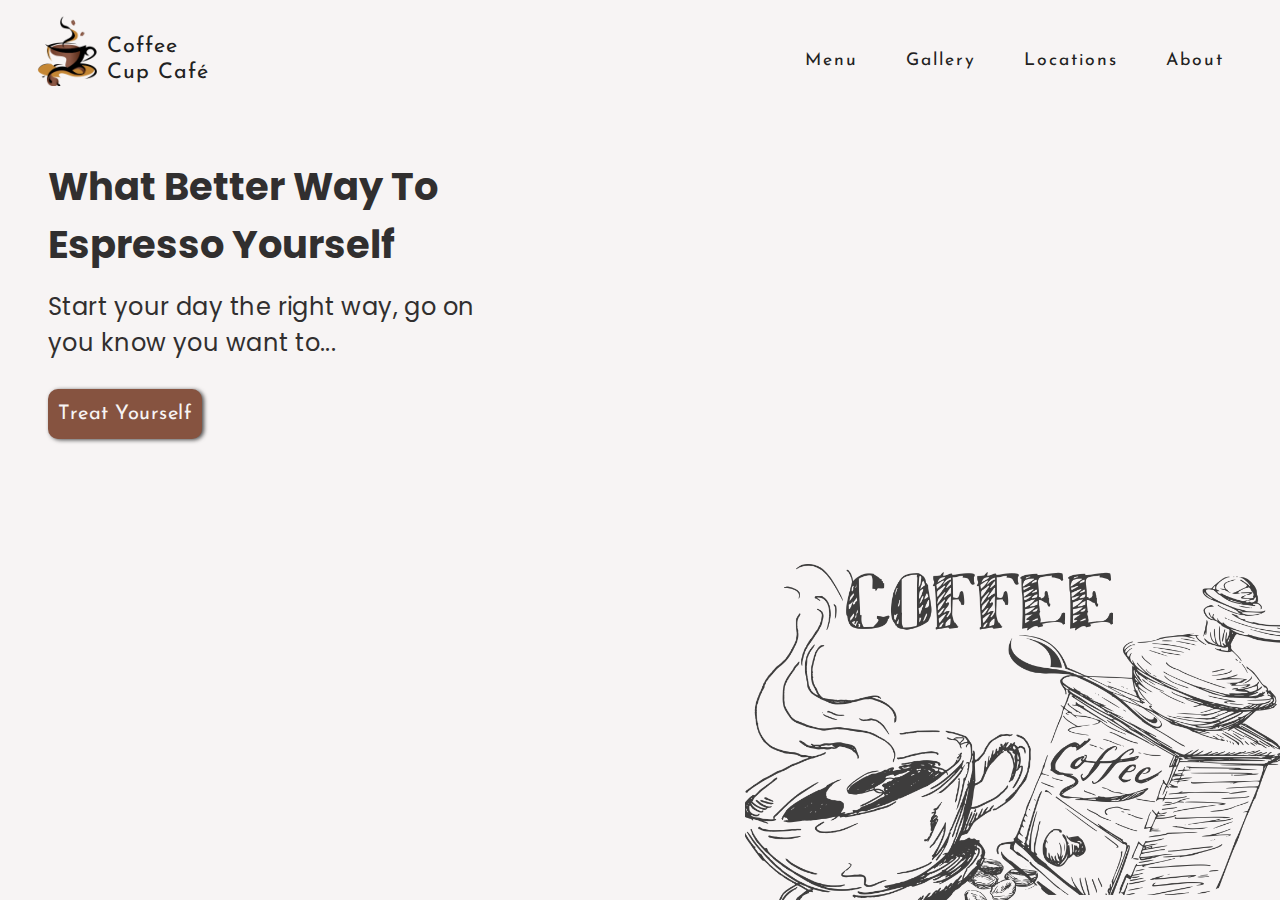
<file: index.html>
<!DOCTYPE html>
<html lang="en">
<head>
    <meta charset="UTF-8">
    <meta name="viewport" content="width=device-width, initial-scale=1.0">
    <link rel="apple-touch-icon" sizes="180x180" href="/apple-touch-icon.png">
    <link rel="icon" type="image/png" sizes="32x32" href="/favicon-32x32.png">
    <link rel="icon" type="image/png" sizes="16x16" href="/favicon-16x16.png">
    <link rel="manifest" href="/site.webmanifest">
    <link rel="mask-icon" href="/safari-pinned-tab.svg" color="#ac6c4d">
    <meta name="theme-color" content="#865340" media="(prefers-color-scheme: light)">
    <meta name="theme-color" content="#212121" media="(prefers-color-scheme: dark)">
    <meta name="description" content="Cozy little chain of café's all over the uk, serving you the most delicious coffee imaginable along with the tastiest of treats">
    <meta name="msapplication-TileColor" content="#da532c">
    <meta name="theme-color" content="#ffffff">
    <title>Coffee Cup Café | Come visit our cozy little corner of the world, serving delicious coffee and yummy treats</title>
    <link rel="preconnect" href="https://fonts.googleapis.com">
    <link rel="preconnect" href="https://fonts.gstatic.com" crossorigin>
    <link href="https://fonts.googleapis.com/css2?family=Josefin+Sans:ital,wght@0,100..700;1,100..700&family=Poppins:ital,wght@0,100;0,200;0,300;0,400;0,500;0,600;0,700;0,800;0,900;1,100;1,200;1,300;1,400;1,500;1,600;1,700;1,800;1,900&display=swap" rel="stylesheet">
    <link rel="stylesheet" href="./style.css">
    <script defer src="./script.js"></script>
</head>
<body>
    <!--Navbar / Hamburger Menu-->
    <header>
        <nav>
            <div role="link" aria-label="reloads the page" class="logo">
                <a href="./index.html">
                    <img draggable="false" src="./img/logo.webp" alt="coffee cup cafe logo">
                    <h1>Coffee Cup Café</h1>
                </a>
            </div>
            <div role="navigation" class="links">
                <ul>
                    <li><a href="./pages/menu.html">menu</a></li>
                    <li><a href="./pages/gallery.html">gallery</a></li>
                    <li><a href="./pages/locations.html">locations</a></li>
                    <li><a href="./pages/about.html">about</a></li>
                </ul>
            </div>
            <div aria-label="open the menu" role="button" class="hamburger-menu">
                <div class="bars"></div>
            </div>
        </nav>
    </header>
    <!--Main Contents-->
    <main>
        <div class="wrapper">
            <div class="contents">
                <h1>What better way to espresso yourself</h1>
                <h2>Start your day the right way, go on you know you want to...</h2>
                <div role="button" aria-label="opens the menu page" class="btn">
                    <a href="./pages/menu.html">treat yourself</a>
                </div>
            </div>
            <div class="img-container">
                <img draggable="false" src="./img/main-graphic.webp" alt="coffee cup and coffee grinder">
            </div>
        </div>
    </main>
</body>
</html>
</file>
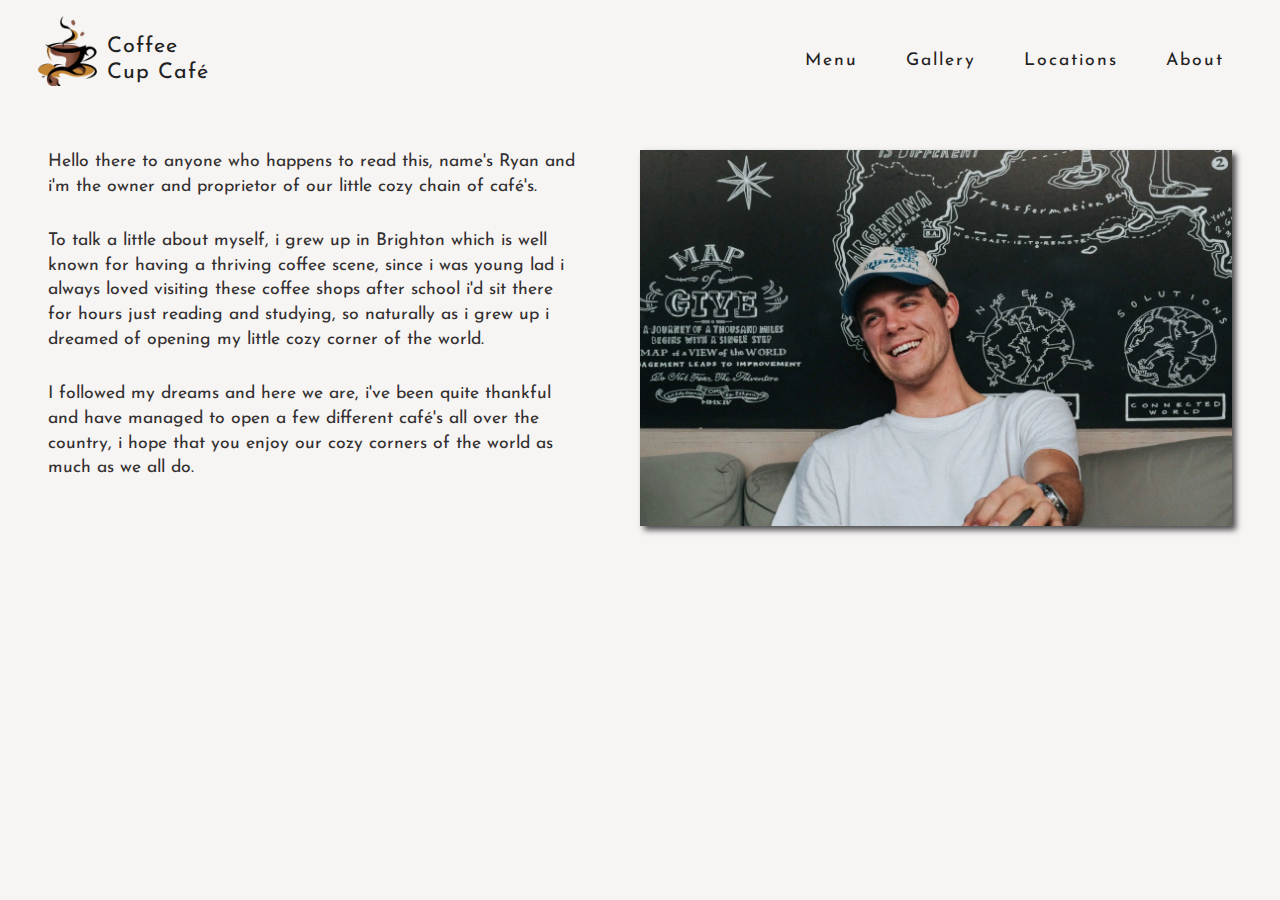
<file: pages/about.html>
<!DOCTYPE html>
<html lang="en">
<head>
    <meta charset="UTF-8">
    <meta name="viewport" content="width=device-width, initial-scale=1.0">
    <link rel="apple-touch-icon" sizes="180x180" href="/apple-touch-icon.png">
    <link rel="icon" type="image/png" sizes="32x32" href="/favicon-32x32.png">
    <link rel="icon" type="image/png" sizes="16x16" href="/favicon-16x16.png">
    <link rel="manifest" href="/site.webmanifest">
    <link rel="mask-icon" href="/safari-pinned-tab.svg" color="#ac6c4d">
    <meta name="theme-color" content="#865340" media="(prefers-color-scheme: light)">
    <meta name="theme-color" content="#212121" media="(prefers-color-scheme: dark)">
    <meta name="description" content="Cozy little chain of café's all over the uk, serving you the most delicious coffee imaginable along with the tastiest of treats">
    <meta name="msapplication-TileColor" content="#da532c">
    <meta name="theme-color" content="#ffffff">
    <title>Coffee Cup Café | Come visit our cozy little corner of the world, serving delicious coffee and yummy treats</title>
    <link rel="preconnect" href="https://fonts.googleapis.com">
    <link rel="preconnect" href="https://fonts.gstatic.com" crossorigin>
    <link href="https://fonts.googleapis.com/css2?family=Josefin+Sans:ital,wght@0,100..700;1,100..700&family=Poppins:ital,wght@0,100;0,200;0,300;0,400;0,500;0,600;0,700;0,800;0,900;1,100;1,200;1,300;1,400;1,500;1,600;1,700;1,800;1,900&display=swap" rel="stylesheet">
    <link rel="stylesheet" href="../css/about.css">
    <script defer src="../script.js"></script>
</head>
<body>
    <!--Navbar / Hamburger Menu-->
    <header>
        <nav>
            <div role="link" aria-label="link that takes you to main page" class="logo">
                <a href="../index.html">
                    <img draggable="false" src="../img/logo.webp" alt="coffee cup cafe logo">
                    <h1>Coffee Cup Café</h1>
                </a>
            </div>
            <div role="navigation" class="links">
                <ul>
                    <li><a href="./menu.html">menu</a></li>
                    <li><a href="./gallery.html">gallery</a></li>
                    <li><a href="./locations.html">locations</a></li>
                    <li><a href="./about.html">about</a></li>
                </ul>
            </div>
            <div aria-label="open the menu" role="button" class="hamburger-menu">
                <div class="bars"></div>
            </div>
        </nav>
    </header>
    <!--Main Contents-->
    <main>
        <div class="wrapper">
            <div class="grid-container">
                <div class="about">
                    <p>Hello there to anyone who happens to read this, name's Ryan and i'm the owner and proprietor of our little cozy chain of café's.</p>
                    <p>To talk a little about myself, i grew up in Brighton which is well known for having a thriving coffee scene, since i was young lad i always loved visiting these coffee shops after school i'd sit there for hours just reading and studying, so naturally as i grew up i dreamed of opening my little cozy corner of the world.</p>
                    <p>I followed my dreams and here we are, i've been quite thankful and have managed to open a few different café's all over the country, i hope that you enjoy our cozy corners of the world as much as we all do.</p>
                </div>
                <div class="img-container">
                    <img width="2392" height="1520" src="../img/about-us-profile.webp" alt="profile picture">
                </div>
            </div>
        </div>
    </main>
</body>
</html>
</file>
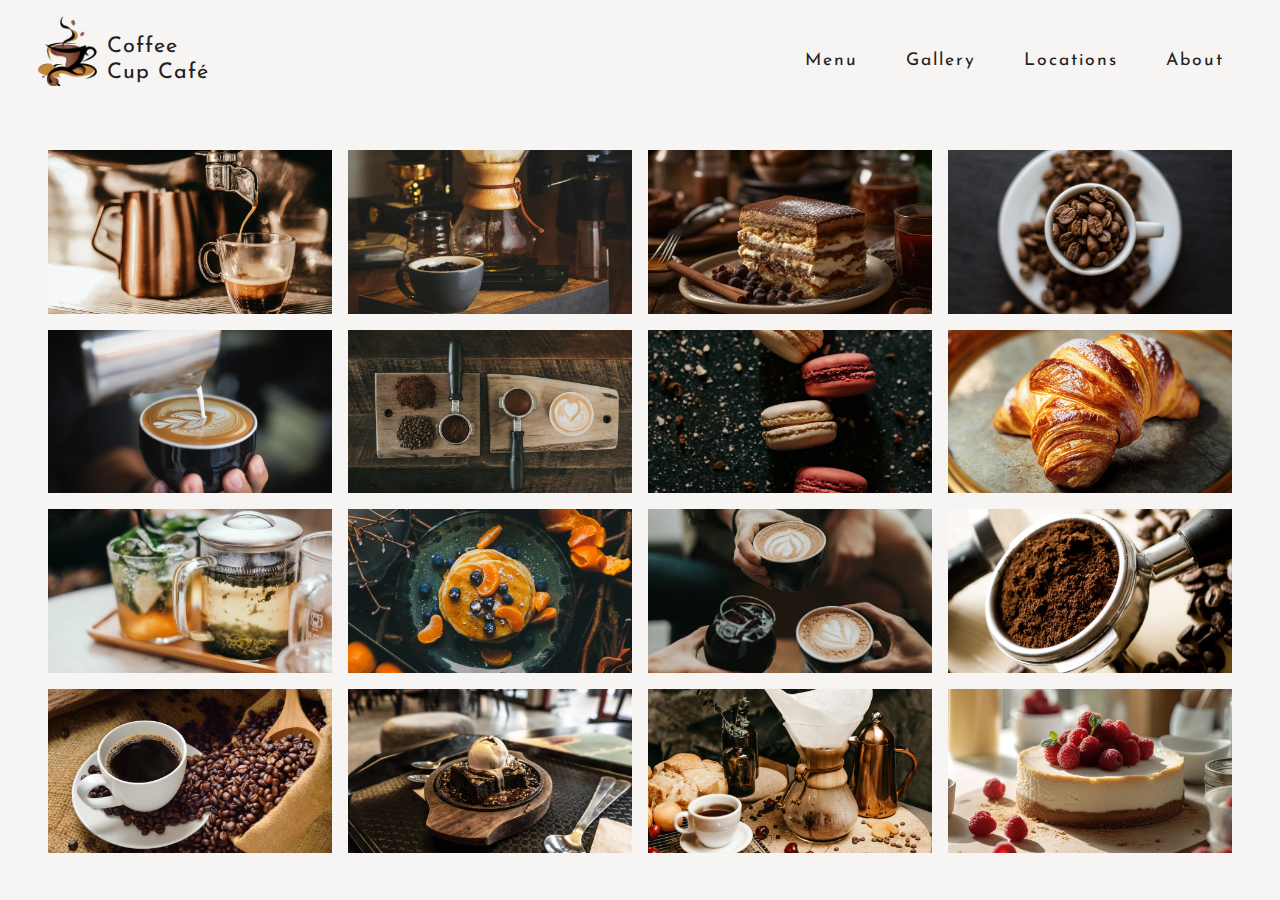
<file: pages/gallery.html>
<!DOCTYPE html>
<html lang="en">
<head>
    <meta charset="UTF-8">
    <meta name="viewport" content="width=device-width, initial-scale=1.0">
    <link rel="apple-touch-icon" sizes="180x180" href="/apple-touch-icon.png">
    <link rel="icon" type="image/png" sizes="32x32" href="/favicon-32x32.png">
    <link rel="icon" type="image/png" sizes="16x16" href="/favicon-16x16.png">
    <link rel="manifest" href="/site.webmanifest">
    <link rel="mask-icon" href="/safari-pinned-tab.svg" color="#ac6c4d">
    <meta name="theme-color" content="#865340" media="(prefers-color-scheme: light)">
    <meta name="theme-color" content="#212121" media="(prefers-color-scheme: dark)">
    <meta name="description" content="Cozy little chain of café's all over the uk, serving you the most delicious coffee imaginable along with the tastiest of treats">
    <meta name="msapplication-TileColor" content="#da532c">
    <meta name="theme-color" content="#ffffff">
    <title>Coffee Cup Café | Come visit our cozy little corner of the world, serving delicious coffee and yummy treats</title>
    <link rel="preconnect" href="https://fonts.googleapis.com">
    <link rel="preconnect" href="https://fonts.gstatic.com" crossorigin>
    <link href="https://fonts.googleapis.com/css2?family=Josefin+Sans:ital,wght@0,100..700;1,100..700&family=Poppins:ital,wght@0,100;0,200;0,300;0,400;0,500;0,600;0,700;0,800;0,900;1,100;1,200;1,300;1,400;1,500;1,600;1,700;1,800;1,900&display=swap" rel="stylesheet">
    <link rel="stylesheet" href="../css/gallery.css">
    <script defer src="../script.js"></script>
</head>
<body>
    <!--Navbar / Hamburger Menu-->
    <header>
        <nav>
            <div role="link" aria-label="link that takes you to main page" class="logo">
                <a href="../index.html">
                    <img draggable="false" src="../img/logo.webp" alt="coffee cup cafe logo">
                    <h1>Coffee Cup Café</h1>
                </a>
            </div>
            <div role="navigation" class="links">
                <ul>
                    <li><a href="./menu.html">menu</a></li>
                    <li><a href="./gallery.html">gallery</a></li>
                    <li><a href="./locations.html">locations</a></li>
                    <li><a href="./about.html">about</a></li>
                </ul>
            </div>
            <div aria-label="open the menu" role="button" class="hamburger-menu">
                <div class="bars"></div>
            </div>
        </nav>
    </header>
    <!--Main Contents-->
    <main>
        <div class="wrapper">
            <div class="gallery">
                <!--IMG #1-->
                <div class="img-container">
                    <img width="1920" height="1080" loading="lazy" draggable="false" src="../img/gallery-1.webp" alt="coffee machine">
                </div>
                <!--IMG #2-->
                <div class="img-container">
                    <img width="1920" height="1080" loading="lazy" draggable="false" src="../img/gallery-2.webp" alt="coffee being filtered">
                </div>
                <!--IMG #3-->
                <div class="img-container">
                    <img width="1920" height="1080" loading="lazy" draggable="false" src="../img/gallery-3.webp" alt="tiramisu slice">
                </div>
                <!--IMG #4-->
                <div class="img-container">
                    <img width="1920" height="1080" loading="lazy" draggable="false" src="../img/gallery-4.webp" alt="epsresso cup with coffee beans">
                </div>
                <!--IMG #5-->
                <div class="img-container">
                    <img width="1920" height="1080" loading="lazy" draggable="false" src="../img/gallery-5.webp" alt="coffee art">
                </div>
                <!--IMG #6-->
                <div class="img-container">
                    <img width="1920" height="1080" loading="lazy" draggable="false" src="../img/gallery-6.webp" alt="board with different coffee types">
                </div>
                <!--IMG #7-->
                <div class="img-container">
                    <img width="1920" height="1080" loading="lazy" draggable="false" src="../img/gallery-7.webp" alt="macaroons">
                </div>
                <!--IMG #8-->
                <div class="img-container">
                    <img loading="lazy" draggable="false" src="../img/gallery-8.webp" alt="two stacked crossaints">
                </div>
                <!--IMG #9-->
                <div class="img-container">
                    <img width="1920" height="1080" loading="lazy" draggable="false" src="../img/gallery-9.webp" alt="mint tea infusion">
                </div>
                <!--IMG #10-->
                <div class="img-container">
                    <img width="1920" height="1080" loading="lazy" draggable="false" src="../img/gallery-10.webp" alt="blueberry and orange pancakes ">
                </div>
                <!--IMG #11-->
                <div class="img-container">
                    <img width="1920" height="1080" loading="lazy" draggable="false" src="../img/gallery-11.webp" alt="three friends with drinks">
                </div>
                <!--IMG #12-->
                <div class="img-container">
                    <img width="1920" height="1080" loading="lazy" draggable="false" src="../img/gallery-12.webp" alt="powdered coffee">
                </div>
                <!--IMG #13-->
                <div class="img-container">
                    <img width="1920" height="1080" loading="lazy" draggable="false" src="../img/gallery-13.webp" alt="coffee beans spilling on cup">
                </div>
                <!--IMG #14-->
                <div class="img-container">
                    <img width="1920" height="1080" loading="lazy" draggable="false" src="../img/gallery-14.webp" alt="brownies with icecream">
                </div>
                <!--IMG #15-->
                <div class="img-container">
                    <img width="1920" height="1080" loading="lazy" draggable="false" src="../img/gallery-15.webp" alt="coffee pots with cup of coffee and bread">
                </div>
                <!--IMG #16-->
                <div class="img-container">
                    <img width="1920" height="1080" loading="lazy" draggable="false" src="../img/gallery-16.webp" alt="strawberry cheesecake">
                </div>
            </div>
        </div>
    </main>
</body>
</html>
</file>
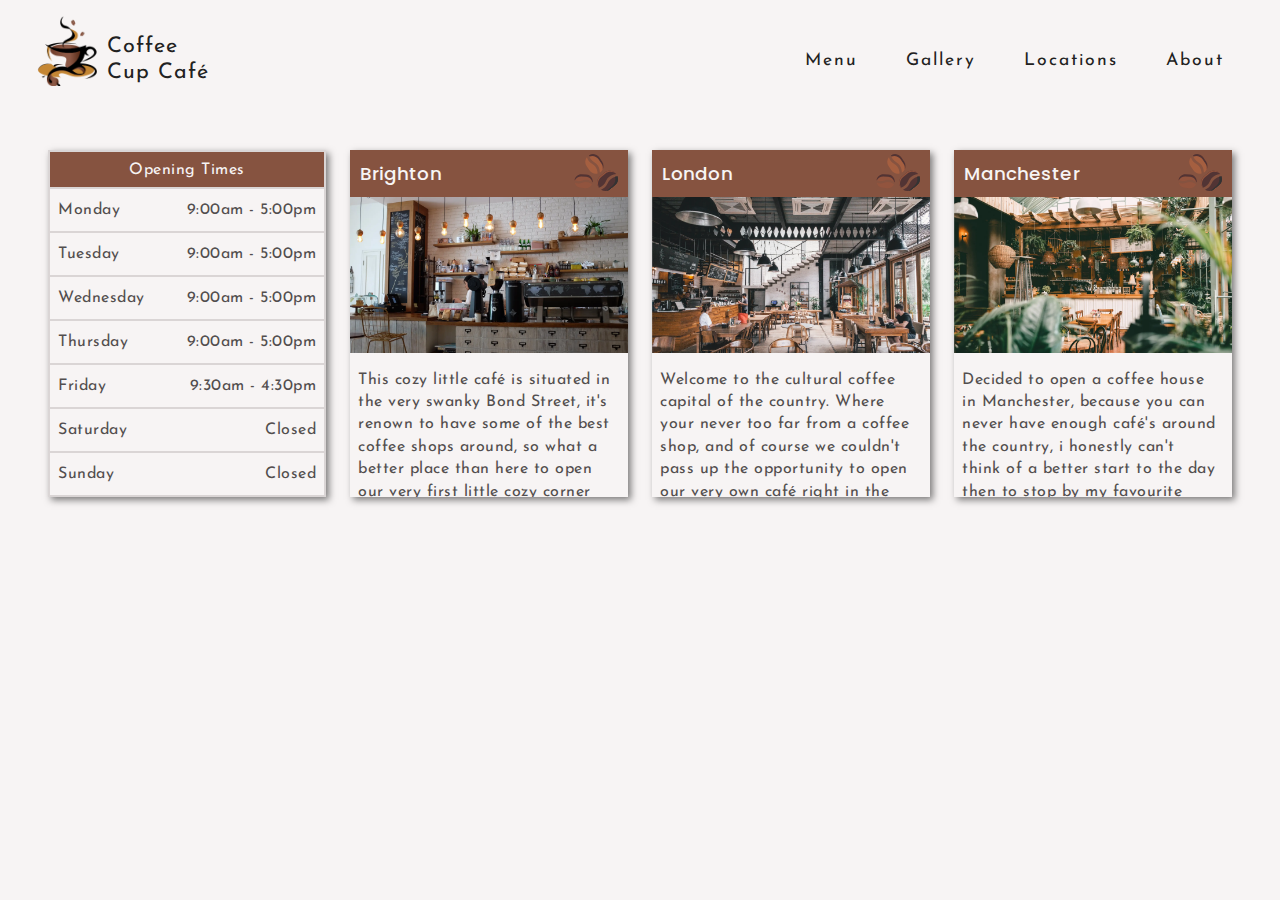
<file: pages/locations.html>
<!DOCTYPE html>
<html lang="en">
<head>
    <meta charset="UTF-8">
    <meta name="viewport" content="width=device-width, initial-scale=1.0">
    <link rel="apple-touch-icon" sizes="180x180" href="/apple-touch-icon.png">
    <link rel="icon" type="image/png" sizes="32x32" href="/favicon-32x32.png">
    <link rel="icon" type="image/png" sizes="16x16" href="/favicon-16x16.png">
    <link rel="manifest" href="/site.webmanifest">
    <link rel="mask-icon" href="/safari-pinned-tab.svg" color="#ac6c4d">
    <meta name="theme-color" content="#865340" media="(prefers-color-scheme: light)">
    <meta name="theme-color" content="#212121" media="(prefers-color-scheme: dark)">
    <meta name="description" content="Cozy little chain of café's all over the uk, serving you the most delicious coffee imaginable along with the tastiest of treats">
    <meta name="msapplication-TileColor" content="#da532c">
    <meta name="theme-color" content="#ffffff">
    <title>Coffee Cup Café | Come visit our cozy little corner of the world, serving delicious coffee and yummy treats</title>
    <link rel="preconnect" href="https://fonts.googleapis.com">
    <link rel="preconnect" href="https://fonts.gstatic.com" crossorigin>
    <link href="https://fonts.googleapis.com/css2?family=Josefin+Sans:ital,wght@0,100..700;1,100..700&family=Poppins:ital,wght@0,100;0,200;0,300;0,400;0,500;0,600;0,700;0,800;0,900;1,100;1,200;1,300;1,400;1,500;1,600;1,700;1,800;1,900&display=swap" rel="stylesheet">
    <link rel="stylesheet" href="../css/locations.css">
    <script defer src="../script.js"></script>
</head>
<body>
    <!--Navbar / Hamburger Menu-->
    <header>
        <nav>
            <div role="link" aria-label="link that takes you to main page" class="logo">
                <a href="../index.html">
                    <img draggable="false" src="../img/logo.webp" alt="coffee cup cafe logo">
                    <h1>Coffee Cup Café</h1>
                </a>
            </div>
            <div role="navigation" class="links">
                <ul>
                    <li><a href="./menu.html">menu</a></li>
                    <li><a href="./gallery.html">gallery</a></li>
                    <li><a href="./locations.html">locations</a></li>
                    <li><a href="./about.html">about</a></li>
                </ul>
            </div>
            <div aria-label="open the menu" role="button" class="hamburger-menu">
                <div class="bars"></div>
            </div>
        </nav>
    </header>
    <!--Main Contents-->
    <main>
        <div class="wrapper">
            <div class="locations-container">
                <div class="opening-times">
                    <table>
                        <thead>
                            <tr>
                                <th id="opening_times" colspan="2">Opening Times</th>
                            </tr>
                        </thead>
                        <tbody>
                            <tr>
                                <td headers="opening_times">Monday</td>
                                <td headers="opening_times">9:00am - 5:00pm</td>
                            </tr>
                            <tr>
                                <td headers="opening_times">Tuesday</td>
                                <td headers="opening_times">9:00am - 5:00pm</td>
                            </tr>
                            <tr>
                                <td headers="opening_times">Wednesday</td>
                                <td headers="opening_times">9:00am - 5:00pm</td>
                            </tr>
                            <tr>
                                <td headers="opening_times">Thursday</td>
                                <td headers="opening_times">9:00am - 5:00pm</td>
                            </tr>
                            <tr>
                                <td headers="opening_times">Friday</td>
                                <td headers="opening_times">9:30am - 4:30pm</td>
                            </tr>
                            <tr>
                                <td headers="opening_times">Saturday</td>
                                <td headers="opening_times">Closed</td>
                            </tr>
                            <tr>
                                <td headers="opening_times">Sunday</td>
                                <td headers="opening_times">Closed</td>
                            </tr>
                        </tbody>
                    </table>
                </div>
                <div class="location">
                    <div class="header">
                        <h2>brighton</h2>
                        <img src="../img/coffee_beans.svg" alt="">
                    </div>
                    <div class="info">
                        <img draggable="false" src="../img/brighton.webp" alt="Brighton cafe">
                        <p>This cozy little café is situated in the very swanky Bond Street, it's renown to have some of the best coffee shops around, so what a better place than here to open our very first little cozy corner of the world.</p>
                        <p>We offer delicious food and drink and our staff are incredibly friendly and helpful, so why not drop by and see how we hold up against the competition, we hope you love our café and has much as we do.</p>
                    </div>
                </div>
                <div class="location">
                    <div class="header">
                        <h2>london</h2>
                        <img src="../img/coffee_beans.svg" alt="">
                    </div>
                    <div class="info">
                        <img draggable="false" src="../img/london.webp" alt="London cafe">
                        <p>Welcome to the cultural coffee capital of the country. Where your never too far from a coffee shop, and of course we couldn't pass up the opportunity to open our very own café right in the heart of London.</p>
                        <p>Situated in Oxford Street, Westend. We boast a grandious two floors and incredibly spacious seating areas, no matter how busy we are our incredible staff are efficient and very passionate about their jobs, so you will never have to wait to long for your favourite beverage or drinks, so come on in and soak in the beautiful scenery.</p>
                        <p>If your interested we are very close to many a theatre, stop on by and come grab something to eat or drink before you set out to watch your the very talented surrounding theatre productions.</p>
                    </div>
                </div>
                <div class="location">
                    <div class="header">
                        <h2>manchester</h2>
                        <img src="../img/coffee_beans.svg" alt="">
                    </div>
                    <div class="info">
                        <img draggable="false" src="../img/manchester.webp" alt="Manchester cafe">
                        <p>Decided to open a coffee house in Manchester, because you can never have enough café's around the country, i honestly can't think of a better start to the day then to stop by my favourite coffee house for a nice brew before you start work.</p>
                        <p>Our little cozy place is located in Oxford Road, it's filled with lots of swanky little café's, including ours. Our cafe is filled with lots of lovely plants situated all around, we wanted to create a lovely atmosphere.</p>
                    </div>
                </div>
            </div>
        </div>
    </main>
</body>
</html>
</file>
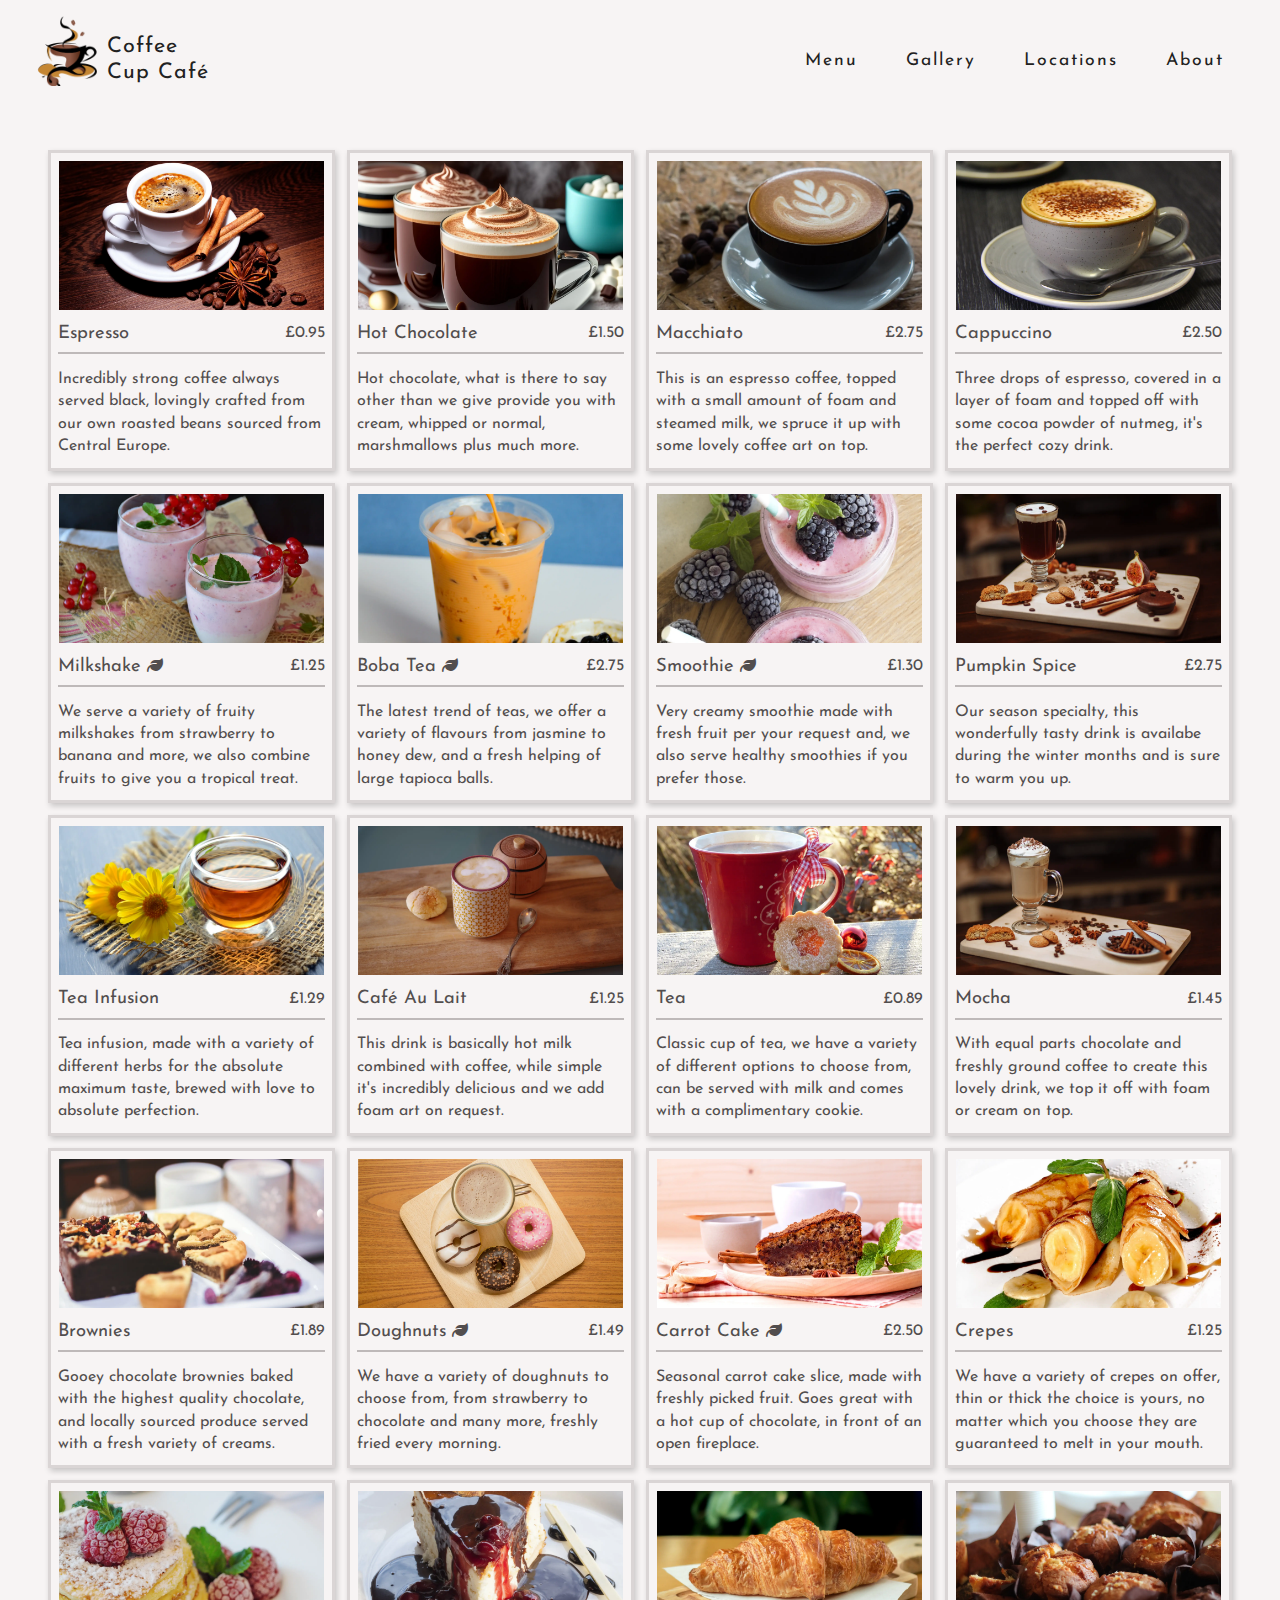
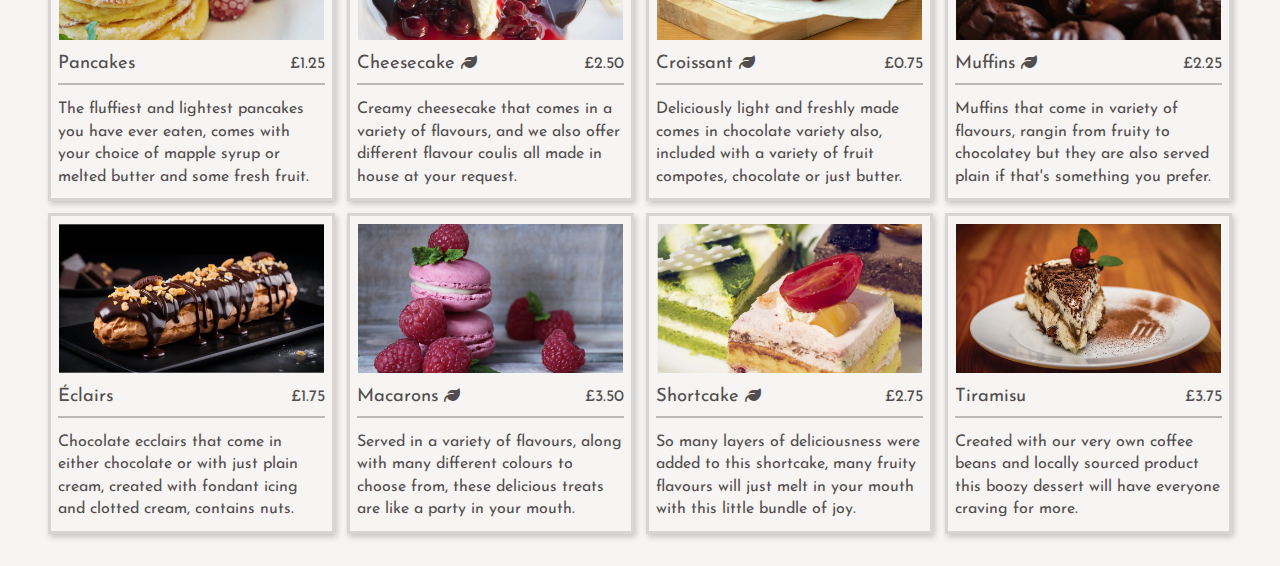
<file: pages/menu.html>
<!DOCTYPE html>
<html lang="en">
<head>
    <meta charset="UTF-8">
    <meta name="viewport" content="width=device-width, initial-scale=1.0">
    <link rel="apple-touch-icon" sizes="180x180" href="/apple-touch-icon.png">
    <link rel="icon" type="image/png" sizes="32x32" href="/favicon-32x32.png">
    <link rel="icon" type="image/png" sizes="16x16" href="/favicon-16x16.png">
    <link rel="manifest" href="/site.webmanifest">
    <link rel="mask-icon" href="/safari-pinned-tab.svg" color="#ac6c4d">
    <meta name="theme-color" content="#865340" media="(prefers-color-scheme: light)">
    <meta name="theme-color" content="#212121" media="(prefers-color-scheme: dark)">
    <meta name="description" content="Cozy little chain of café's all over the uk, serving you the most delicious coffee imaginable along with the tastiest of treats">
    <meta name="msapplication-TileColor" content="#da532c">
    <meta name="theme-color" content="#ffffff">
    <title>Coffee Cup Café | Come visit our cozy little corner of the world, serving delicious coffee and yummy treats</title>
    <link rel="preconnect" href="https://fonts.googleapis.com">
    <link rel="preconnect" href="https://fonts.gstatic.com" crossorigin>
    <link href="https://fonts.googleapis.com/css2?family=Josefin+Sans:ital,wght@0,100..700;1,100..700&family=Poppins:ital,wght@0,100;0,200;0,300;0,400;0,500;0,600;0,700;0,800;0,900;1,100;1,200;1,300;1,400;1,500;1,600;1,700;1,800;1,900&display=swap" rel="stylesheet">
    <link rel="stylesheet" href="../css/menu.css"><link rel="stylesheet" href="https://cdnjs.cloudflare.com/ajax/libs/font-awesome/6.7.2/css/all.min.css" integrity="sha512-Evv84Mr4kqVGRNSgIGL/F/aIDqQb7xQ2vcrdIwxfjThSH8CSR7PBEakCr51Ck+w+/U6swU2Im1vVX0SVk9ABhg==" crossorigin="anonymous" referrerpolicy="no-referrer"/>
    <script defer src="../script.js"></script>
</head>
<body>
    <!--Navbar / Hamburger Menu-->
    <header>
        <nav>
            <div role="link" aria-label="link that takes you to main page" class="logo">
                <a href="../index.html">
                    <img draggable="false" src="../img/logo.webp" alt="coffee cup cafe logo">
                    <h1>Coffee Cup Café</h1>
                </a>
            </div>
            <div role="navigation" class="links">
                <ul>
                    <li><a href="./menu.html">menu</a></li>
                    <li><a href="./gallery.html">gallery</a></li>
                    <li><a href="./locations.html">locations</a></li>
                    <li><a href="./about.html">about</a></li>
                </ul>
            </div>
            <div aria-label="open the menu" role="button" class="hamburger-menu">
                <div class="bars"></div>
            </div>
        </nav>
    </header>
    <!--Main Contents-->
    <main>
        <div class="wrapper">
            <div class="grid-container">
                <!--Espresso-->
                <div class="card">
                    <img width="1920" height="1080" loading="lazy" draggable="false" src="../img/espresso.webp" alt="espresso">
                    <div class="information">
                        <h2>espresso</h2>
                        <p>£0.95</p>
                    </div>
                    <div class="about">
                        <p>Incredibly strong coffee always served black, lovingly crafted from our own roasted beans sourced from Central Europe.</p>
                    </div>
                </div>
                <!--Hot Chocolate-->
                <div class="card">
                    <img width="1920" height="1080" loading="lazy" draggable="false" src="../img/hot chocolate.webp" alt="hot chocolate">
                    <div class="information">
                        <h2>hot chocolate</h2>
                        <p>£1.50</p>
                    </div>
                    <div class="about">
                        <p>Hot chocolate, what is there to say other than we give provide you with cream, whipped or normal, marshmallows plus much more.</p>
                    </div>
                </div>
                <!--Macchiato-->
                <div class="card">
                    <img width="1920" height="1080" loading="lazy" draggable="false" src="../img/macchiato.webp" alt="macchiato">
                    <div class="information">
                        <h2>macchiato</h2>
                        <p>£2.75</p>
                    </div>
                    <div class="about">
                        <p>This is an espresso coffee, topped with a small amount of foam and steamed milk, we spruce it up with some lovely coffee art on top.</p>
                    </div>
                </div>
                <!--Cappucino-->
                <div class="card">
                    <img width="1920" height="1080" loading="lazy" draggable="false" src="../img/cappuccino.webp" alt="cappuccino">
                    <div class="information">
                        <h2>cappuccino</h2>
                        <p>£2.50</p>
                    </div>
                    <div class="about">
                        <p>Three drops of espresso, covered in a layer of foam and topped off with some cocoa powder of nutmeg, it's the perfect cozy drink.</p>
                    </div>
                </div>
                <!--Milkshake-->
                <div class="card">
                    <img width="1920" height="1080" loading="lazy" draggable="false" src="../img/milkshake.webp" alt="milkshake">
                    <div class="information">
                        <h2>milkshake <i class="fa-solid fa-leaf"></i></h2>
                        <p>£1.25</p>
                    </div>
                    <div class="about">
                        <p>We serve a variety of fruity milkshakes from strawberry to banana and more, we also combine fruits to give you a tropical treat.</p>
                    </div>
                </div>
                <!--Boba Tea-->
                <div class="card">
                    <img width="1920" height="1080" loading="lazy" draggable="false" src="../img/boba.webp" alt="boba tea">
                    <div class="information">
                        <h2>boba tea <i class="fa-solid fa-leaf"></i></h2>
                        <p>£2.75</p>
                    </div>
                    <div class="about">
                        <p>The latest trend of teas, we offer a variety of flavours from jasmine to honey dew, and a fresh helping of large tapioca balls.</p>
                    </div>
                </div>
                <!--Smoothie-->
                <div class="card">
                    <img width="1920" height="1080" loading="lazy" draggable="false" src="../img/smoothie.webp" alt="smoothie">
                    <div class="information">
                        <h2>smoothie <i class="fa-solid fa-leaf"></i></h2>
                        <p>£1.30</p>
                    </div>
                    <div class="about">
                        <p>Very creamy smoothie made with fresh fruit per your request and, we also serve healthy smoothies if you prefer those.</p>
                    </div>
                </div>
                <!--Pumpkin Spice Latte-->
                <div class="card">
                    <img width="1920" height="1080" loading="lazy" draggable="false" src="../img/pumpkin_spice_latte.webp" alt="pumpkin spice">
                    <div class="information">
                        <h2>pumpkin spice</h2>
                        <p>£2.75</p>
                    </div>
                    <div class="about">
                        <p>Our season specialty, this wonderfully tasty drink is availabe during the winter months and is sure to warm you up.</p>
                    </div>
                </div>
                <!--Tea Infusion-->
                <div class="card">
                    <img width="1920" height="1080" loading="lazy" draggable="false" src="../img/tea_infusion.webp" alt="tea infusion">
                    <div class="information">
                        <h2>tea infusion</h2>
                        <p>£1.29</p>
                    </div>
                    <div class="about">
                        <p>Tea infusion, made with a variety of different herbs for the absolute maximum taste, brewed with love to absolute  perfection.</p>
                    </div>
                </div>
                <!--Café au Lait-->
                <div class="card">
                    <img width="1920" height="1080" loading="lazy" draggable="false" src="../img/café _au_lait.webp" alt="café au lait">
                    <div class="information">
                        <h2>café  au lait</h2>
                        <p>£1.25</p>
                    </div>
                    <div class="about">
                        <p>This drink is basically hot milk combined with coffee, while simple it's incredibly delicious and we add foam art on request.</p>
                    </div>
                </div>
                <!--Tea-->
                <div class="card">
                    <img width="1920" height="1080" loading="lazy" draggable="false" src="../img/tea.webp" alt="cup of tea">
                    <div class="information">
                        <h2>tea</h2>
                        <p>£0.89</p>
                    </div>
                    <div class="about">
                        <p>Classic cup of tea, we have a variety of different options to choose from, can be served with milk and comes with a complimentary cookie.</p>
                    </div>
                </div>
                <!--Mocha-->
                <div class="card">
                    <img width="1920" height="1080" loading="lazy" draggable="false" src="../img/mocha.webp" alt="mocha">
                    <div class="information">
                        <h2>mocha</h2>
                        <p>£1.45</p>
                    </div>
                    <div class="about">
                        <p>With equal parts chocolate and freshly ground coffee to create this lovely drink, we top it off with foam or cream on top.</p>
                    </div>
                </div>
                <!--Brownies-->
                <div class="card">
                    <img width="1920" height="1080" loading="lazy" draggable="false" src="../img/brownie.webp" alt="brownies">
                    <div class="information">
                        <h2>brownies</h2>
                        <p>£1.89</p>
                    </div>
                    <div class="about">
                        <p>Gooey chocolate brownies baked with the highest quality chocolate, and locally sourced produce served with a fresh variety of creams.</p>
                    </div>
                </div>
                <!--Doughnuts-->
                <div class="card">
                    <img width="1920" height="1080" loading="lazy" draggable="false" src="../img/doughnuts.webp" alt="doughnuts">
                    <div class="information">
                        <h2>doughnuts <i class="fa-solid fa-leaf"></i></h2>
                        <p>£1.49</p>
                    </div>
                    <div class="about">
                        <p>We have a variety of doughnuts to choose from, from strawberry to chocolate and many more, freshly fried every morning.</p>
                    </div>
                </div>
                <!--Carrot Cake-->
                <div class="card">
                    <img width="1920" height="1080" loading="lazy" draggable="false" src="../img/carrot_cake.webp" alt="carrot cake">
                    <div class="information">
                        <h2>carrot cake <i class="fa-solid fa-leaf"></i></h2>
                        <p>£2.50</p>
                    </div>
                    <div class="about">
                        <p>Seasonal carrot cake slice, made with freshly picked fruit. Goes great with a hot cup of chocolate, in front of an open fireplace.</p>
                    </div>
                </div>
                <!--Crepes-->
                <div class="card">
                    <img width="1920" height="1080" loading="lazy" draggable="false" src="../img/crepes.webp" alt="crepes">
                    <div class="information">
                        <h2>crepes</h2>
                        <p>£1.25</p>
                    </div>
                    <div class="about">
                        <p>We have a variety of crepes on offer, thin or thick the choice is yours, no matter which you choose they are guaranteed to melt in your mouth.</p>
                    </div>
                </div>
                <!--Pancakes-->
                <div class="card">
                    <img width="1920" height="1080" loading="lazy" draggable="false" src="../img/pancakes.webp" alt="pancakes">
                    <div class="information">
                        <h2>pancakes</h2>
                        <p>£1.25</p>
                    </div>
                    <div class="about">
                        <p>The fluffiest and lightest pancakes you have ever eaten, comes with your choice of mapple syrup or melted butter and some fresh fruit.</p>
                    </div>
                </div>
                <!--Cheesecake-->
                <div class="card">
                    <img width="1920" height="1080" loading="lazy" draggable="false" src="../img/cheesecake.webp" alt="cheesecake">
                    <div class="information">
                        <h2>cheesecake <i class="fa-solid fa-leaf"></i></h2>
                        <p>£2.50</p>
                    </div>
                    <div class="about">
                        <p>Creamy cheesecake that comes in a variety of flavours, and we also offer different flavour coulis all made in house at your request.</p>
                    </div>
                </div>
                <!--Croissant-->
                <div class="card">
                    <img width="1920" height="1080" loading="lazy" draggable="false" src="../img/croissant.webp" alt="croissant">
                    <div class="information">
                        <h2>croissant <i class="fa-solid fa-leaf"></i></h2>
                        <p>£0.75</p>
                    </div>
                    <div class="about">
                        <p>Deliciously light and freshly made comes in chocolate variety also, included with a variety of fruit compotes, chocolate or just butter.</p>
                    </div>
                </div>
                <!--Muffin-->
                <div class="card">
                    <img width="1920" height="1080" loading="lazy" draggable="false" src="../img/muffins.webp" alt="muffins">
                    <div class="information">
                        <h2>muffins <i class="fa-solid fa-leaf"></i></h2>
                        <p>£2.25</p>
                    </div>
                    <div class="about">
                        <p>Muffins that come in variety of flavours, rangin from fruity to chocolatey but they are also served plain if that's something you prefer.</p>
                    </div>
                </div>
                <!--Éclair-->
                <div class="card">
                    <img width="1920" height="1080" loading="lazy" draggable="false" src="../img/eclair.webp" alt="eclair">
                    <div class="information">
                        <h2>éclairs</h2>
                        <p>£1.75</p>
                    </div>
                    <div class="about">
                        <p>Chocolate ecclairs that come in either chocolate or with just plain cream, created with fondant icing and clotted cream, contains nuts.</p>
                    </div>
                </div>
                <!--Macarons-->
                <div class="card">
                    <img width="1920" height="1080" loading="lazy" draggable="false" src="../img/macarons.webp" alt="macarons">
                    <div class="information">
                        <h2>macarons <i class="fa-solid fa-leaf"></i></h2>
                        <p>£3.50</p>
                    </div>
                    <div class="about">
                        <p>Served in a variety of flavours, along with many different colours to choose from, these delicious treats are like a party in your mouth.</p>
                    </div>
                </div>
                <!--Shortcake-->
                <div class="card">
                    <img width="1920" height="1080" loading="lazy" draggable="false" src="../img/shortcake.webp" alt="shortcake">
                    <div class="information">
                        <h2>shortcake <i class="fa-solid fa-leaf"></i></h2>
                        <p>£2.75</p>
                    </div>
                    <div class="about">
                        <p>So many layers of deliciousness were added to this shortcake, many fruity flavours will just melt in your mouth with this little bundle of joy.</p>
                    </div>
                </div>
                <!--Tiramisu-->
                 <div class="card">
                    <img width="1920" height="1080" loading="lazy" draggable="false" src="../img/tiramisu.webp" alt="tiramisu">
                    <div class="information">
                        <h2>tiramisu</h2>
                        <p>£3.75</p>
                    </div>
                    <div class="about">
                        <p>Created with our very own coffee beans and locally sourced product this boozy dessert will have everyone craving for more.</p>
                    </div>
                </div>
            </div>
        </div>
    </main>
</body>
</html>
</file>
<file: style.css>
* {
    margin: 0;
    padding: 0;
    box-sizing: border-box;
}
:root {
    --clr-white: #f7f4f4;
    --clr-offWhite: #dad5d5;
    --clr-blk: #212121;
    --clr-grey: #312f2f;
    --clr-lightGrey: #4a4848;
    --clr-brwn: #b27526;
    --clr-darkBrown: #865340;
}
::selection {
    color: var(--clr-white);
    background-color: var(--clr-darkBrown);
}
body {
    width: 100%;
    height: 100vh;
    background: var(--clr-white);
    font-family: 'Josefin Sans', sans-serif;
    cursor: default;
}
/*Navbar*/
nav {
    display: flex;
    align-items: center;
    justify-content: space-between;
    padding: 1rem;
    max-width: 90rem;
}
.logo a {
    text-decoration: none;
}
.logo a:visited {
    color: var(--clr-blk);
}
.logo img {
    color: var(--clr-grey);
    width: 70px;
    height: auto;
    margin-left: 1rem;
}
.logo h1 {
    display: inline-block;
    position: relative;
    bottom: .5rem;
    color: var(--clr-blk);
    width: 40%;
    font-size: clamp(1.2rem, 3vw, 1.35rem);
    letter-spacing: 1px;
    line-height: 1.2;
    font-weight: 400;
}
.links ul {
    display: flex;
    justify-content: center;
}
.links ul li {
    text-transform: capitalize;
    letter-spacing: 2px;
    list-style: none;
    margin: .75rem 2.5rem 0 .5rem;
    font-size: clamp(1rem, 3vw, 1.1rem);
}
.links ul li a {
    text-decoration: none;
    color: var(--clr-blk);
    transition: 250ms ease-in-out;
    -webkit-tap-highlight-color: transparent;
}
.links ul li a:hover {
    color: var(--clr-brwn);
}
.hamburger-menu {
    display: none;
    align-items: center;
    justify-content: center;
    position: absolute;
    top: 3.5rem;
    right: 3rem;
    width: 1.2rem;
    background-color: transparent;
    -webkit-tap-highlight-color: transparent;
    z-index: 1;
}
.bars {
    position: relative;
    height: 2.5px;
    width: 100%;
    border-radius: 5px;
    background-color: var(--clr-grey);
}
.bars::before,
.bars::after {
    content: '';
    position: absolute;
    height: 100%;
    width: 100%;
    border-radius: 5px;
    background-color: var(--clr-grey);
    transition: 300ms;
}
.bars::before {
    transform: translateY(-8px);
}
.bars::after {
    transform: translateY(8px);
}
nav.active .hamburger-menu .bars {
    background-color: transparent;
}
nav.active .hamburger-menu .bars::before {
    transform: translateY(0) rotate(-45deg);
}
nav.active .hamburger-menu .bars::after {
    transform: translateY(0) rotate(45deg);
}
/*Main Contents*/
.wrapper {
    display: flex;
    align-items: center;
    justify-content: flex-start;
    margin: 3rem 0 0 3rem;
    max-width: 90rem;
    color: var(--clr-grey);
}
.contents h1 {
    width: 75%;
    font-family: 'Poppins', sans-serif;
    font-size: clamp(1.5rem, 3vw, 2.5rem);
    line-height: 1.5;
    text-transform: capitalize;
}
.contents h2 {
    width: 60%;
    margin-top: 1rem;
    font-family: 'Poppins', sans-serif;
    font-weight: 400;
    font-size: clamp(1.25rem, 3vw, 1.5rem);
    line-height: 1.5;
    letter-spacing: .45px;
}
.btn {
    display: inline-block;
    margin-top: 1.75rem;
    background: var(--clr-darkBrown);
    box-shadow: 2px 1px 4px rgba(0, 0, 0, .7);
    padding: 10px 5px;
    border-radius: 10px;
    transition: ease-in-out 250ms;
}
.btn a {
    color: var(--clr-white);
    text-align: center;
    text-decoration: none;
    text-transform: capitalize;
    letter-spacing: .5px;
    font-size: clamp(1rem, 3vw, 1.25rem);
    font-weight: 400;
    padding: 10px 5px;
    line-height: 1.5;
    -webkit-tap-highlight-color: transparent;
}
.btn:hover {
    background-color: var(--clr-lightGrey);
}
.btn a:visited {
    color: var(--clr-white);
}
.img-container img {
    position: absolute;
    bottom: 0;
    right: 0;
    max-width: 535px;
    opacity: 75%;
    color: var(--clr-grey);
}
/*Media Query's*/
@media screen and (max-width: 876px) {
    body {
        overflow: hidden;
    }
    nav.active .links {
        transform: translate(0);
    }
    .links {
        display: flex;
        align-items: center;
        justify-content: center;
        position: fixed;
        inset: 0;
        background-color: var(--clr-white);
        transform: translateX(100%);
        transition: 350ms;
        z-index: 1;
    }
    nav ul {
        flex-direction: column;
    }
    nav ul li {
        position: relative;
        bottom: .5rem;
        padding-top: 1.75rem;
    }
    .links ul li a {
        color: var(--clr-blk);
    }
    .hamburger-menu {
        display: flex;
    }
    .wrapper {
        margin: 1rem 0 0 2rem;
    }
    .contents h1,
    .contents h2 {
        width: 90%;
    }
    .btn:hover {
        background-color: none;
    }
}
@media screen and (max-width: 725px) {
    .img-container img {
        max-width: 450px;
    }
}
@media screen and (max-width: 445px) {
    .contents h1 {
        width: 85%;
    }
    .contents h2 {
        width: 85%;
    }
    .img-container img {
        max-width: 350px;
    }
}
@media screen and (max-width: 345px) {
    .img-container img {
        max-width: 300px;
    }
}
@media screen and (max-width: 1180px) and (orientation: landscape) {
    nav.active .links {
        transform: translate(0);
    }
    .links {
        display: flex;
        align-items: center;
        justify-content: center;
        position: fixed;
        inset: 0;
        background-color: var(--clr-white);
        transform: translateX(100%);
        transition: 350ms;
        z-index: 1;
    }
    nav ul {
        flex-direction: column;
    }
    nav ul li {
        position: relative;
        bottom: .5rem;
        padding-top: 1.75rem;
    }
    .links ul li a {
        color: var(--clr-blk);
    }
    .hamburger-menu {
        display: flex;
    }
    .wrapper {
        margin: 0 0 0 3rem;
    }
    .contents h1 {
        font-size: clamp(1rem, 3vw, 1rem);
    }
    .contents h2 {
        font-size: clamp(1rem, 3vw, 1rem);
    }
    .contents h1,
    .contents h2 {
        width: 55%;
    }
    .img-container img {
        max-width: 375px;
    }
}
@media screen and (max-width: 655px) and (orientation: landscape) {
    .contents .btn {
        margin-top: 1rem;
    }
}
/*Dark Mode*/
@media screen and (prefers-color-scheme: dark) {
    body {
        background: var(--clr-blk);
    }
    .wrapper,
    .logo a:visited,
    .logo img,
    .logo h1,
    .links ul li a {
        color: var(--clr-offWhite);
    }
    .btn {
        background: var(--clr-lightGrey);
        box-shadow: none;
    }
    .btn a {
        color: var(--clr-offWhite);
    }
    .btn:hover {
        background: var(--clr-darkBrown);
    }
    .img-container img {
        color: var(--clr-blk);
        filter: invert(1);
    }
}
@media screen and (max-width: 1180px) and (prefers-color-scheme: dark) {
    .logo h1 {
        color: var(--clr-offWhite);
    }
    .logo a:visited {
        color: var(--clr-offWhite);
    }
    .links {
        color: var(--clr-offWhite);
        background-color: var(--clr-blk);
    }
    .links ul li a {
        color: var(--clr-offWhite);
    }
    .bars,
    .bars::before,
    .bars::after {
        background-color: var(--clr-offWhite);
    }
}
</file>
<file: css/about.css>
* {
    margin: 0;
    padding: 0;
    box-sizing: border-box;
}
:root {
    --clr-white: #f7f4f4;
    --clr-offWhite: #dad5d5;
    --clr-blk: #212121;
    --clr-grey: #312f2f;
    --clr-brwn: #b27526;
    --clr-darkBrown: #865340;
}
::selection {
    color: var(--clr-white);
    background-color: var(--clr-darkBrown);
}
body {
    width: 100%;
    height: 100vh;
    background: var(--clr-white);
    font-family: 'Josefin Sans', sans-serif;
    cursor: default;
}
/*Navbar*/
nav {
    display: flex;
    align-items: center;
    justify-content: space-between;
    padding: 1rem;
    max-width: 90rem;
}
.logo a {
    text-decoration: none;
}
.logo a:visited {
    color: var(--clr-blk);
}
.logo img {
    color: var(--clr-grey);
    width: 70px;
    height: auto;
    margin-left: 1rem;
}
.logo h1 {
    display: inline-block;
    position: relative;
    bottom: .5rem;
    color: var(--clr-blk);
    width: 40%;
    font-size: clamp(1.2rem, 3vw, 1.35rem);
    letter-spacing: 1px;
    line-height: 1.2;
    font-weight: 400;
}
.links ul {
    display: flex;
    justify-content: center;
}
.links ul li {
    text-transform: capitalize;
    letter-spacing: 2px;
    list-style: none;
    margin: .75rem 2.5rem 0 .5rem;
    font-size: clamp(1rem, 3vw, 1.1rem);
}
.links ul li a {
    text-decoration: none;
    color: var(--clr-blk);
    transition: 250ms ease-in-out;
    -webkit-tap-highlight-color: transparent;
}
.links ul li a:hover {
    color: var(--clr-brwn);
}
.hamburger-menu {
    display: none;
    align-items: center;
    justify-content: center;
    position: absolute;
    top: 3.5rem;
    right: 3rem;
    width: 1.2rem;
    background-color: transparent;
    -webkit-tap-highlight-color: transparent;
    z-index: 1;
}
.bars {
    position: relative;
    height: 2.5px;
    width: 100%;
    border-radius: 5px;
    background-color: var(--clr-grey);
}
.bars::before,
.bars::after {
    content: '';
    position: absolute;
    height: 100%;
    width: 100%;
    border-radius: 5px;
    background-color: var(--clr-grey);
    transition: 300ms;
}
.bars::before {
    transform: translateY(-8px);
}
.bars::after {
    transform: translateY(8px);
}
nav.active .hamburger-menu .bars {
    background-color: transparent;
}
nav.active .hamburger-menu .bars::before {
    transform: translateY(0) rotate(-45deg);
}
nav.active .hamburger-menu .bars::after {
    transform: translateY(0) rotate(45deg);
}
/*Main Contents*/
.wrapper {
    margin: 2.5rem 3rem;
    max-width: 90rem;
    color: var(--clr-grey);
}
.grid-container {
    display: grid;
    grid-template-columns: repeat(2 , 1fr);
}
.about {
    display: flex;
    align-items: center;
    justify-content: flex-start;
    flex-direction: column;
    width: 90%;
}
.about p {
    margin-bottom: 30px;
    font-size: clamp(1rem, 3vw, 1.1rem);
    line-height: 1.4;
}
.img-container img {
    height: auto;
    width: 100%;
    box-shadow: 4px 4px 6px rgba(0, 0, 0, .7);
}
/*Media Query's*/
@media screen and (max-width: 876px) {
    .wrapper {
        padding-bottom: 2rem;
    }
    .no-scroll {
        position: fixed;
        overflow-y: hidden;
    }
    nav.active .links {
        transform: translate(0);
    }
    .links {
        display: flex;
        align-items: center;
        justify-content: center;
        position: fixed;
        inset: 0;
        background-color: var(--clr-white);
        transform: translateX(100%);
        transition: 350ms;
        z-index: 1;
    }
    nav ul {
        flex-direction: column;
    }
    nav ul li {
        position: relative;
        bottom: .5rem;
        padding-top: 1.75rem;
    }
    .links ul li a {
        color: var(--clr-blk);
    }
    .hamburger-menu {
        display: flex;
    }
    .grid-container {
        grid-template-columns: repeat(1, 1fr);
    }
    .about {
        width: 100%;
    }
}
@media screen and (max-width: 1180px) and (orientation: landscape) {
    .wrapper {
        padding-bottom: 2rem;
    }
    .no-scroll {
        position: fixed;
        overflow-y: hidden;
    }
    nav.active .links {
        transform: translate(0);
    }
    .links {
        display: flex;
        align-items: center;
        justify-content: center;
        position: fixed;
        inset: 0;
        background-color: var(--clr-white);
        transform: translateX(100%);
        transition: 350ms;
        z-index: 1;
    }
    nav ul {
        flex-direction: column;
    }
    nav ul li {
        position: relative;
        bottom: .5rem;
        padding-top: 1.75rem;
    }
    .links ul li a {
        color: var(--clr-blk);
    }
    .hamburger-menu {
        display: flex;
    }
    .grid-container {
        grid-template-columns: repeat(1, 1fr);
    }
    .about {
        width: 100%;
    }
}
/*Dark Mode*/
@media screen and (prefers-color-scheme: dark) {
    body {
        background: var(--clr-blk);
    }
    .wrapper,
    .logo a:visited,
    .logo img,
    .logo h1,
    .links ul li a {
        color: var(--clr-offWhite);
    }
    .about p {
        color: var(--clr-offWhite);
    }
    .img-container img {
        color: var(--clr-offWhite);
        box-shadow: none;
    }
}
@media screen and (max-width: 1180px) and (prefers-color-scheme: dark) {
    .logo h1 {
        color: var(--clr-offWhite);
    }
    .logo a:visited {
        color: var(--clr-offWhite);
    }
    .links {
        color: var(--clr-offWhite);
        background-color: var(--clr-blk);
    }
    .links ul li a {
        color: var(--clr-offWhite);
    }
    .bars,
    .bars::before,
    .bars::after {
        background-color: var(--clr-offWhite);
    }
}
</file>
<file: css/gallery.css>
* {
    margin: 0;
    padding: 0;
    box-sizing: border-box;
}
:root {
    --clr-white: #f7f4f4;
    --clr-offWhite: #dad5d5;
    --clr-blk: #212121;
    --clr-grey: #312f2f;
    --clr-brwn: #b27526;
    --clr-darkBrown: #865340;
}
::selection {
    color: var(--clr-white);
    background-color: var(--clr-darkBrown);
}
::-webkit-scrollbar {
    width: 7px;
}
::-webkit-scrollbar-track {
    background: transparent;
}
::-webkit-scrollbar-thumb {
    background-color: var(--clr-darkBrown);
    border-radius: 20px;
    border: transparent;
}
body {
    width: 100%;
    height: 100vh;
    background: var(--clr-white);
    font-family: 'Josefin Sans', sans-serif;
    cursor: default;
}
/*Navbar*/
nav {
    display: flex;
    align-items: center;
    justify-content: space-between;
    padding: 1rem;
    max-width: 90rem;
}
.logo a {
    text-decoration: none;
}
.logo a:visited {
    color: var(--clr-blk);
}
.logo img {
    color: var(--clr-grey);
    width: 70px;
    height: auto;
    margin-left: 1rem;
}
.logo h1 {
    display: inline-block;
    position: relative;
    bottom: .5rem;
    color: var(--clr-blk);
    width: 40%;
    font-size: clamp(1.2rem, 3vw, 1.35rem);
    letter-spacing: 1px;
    line-height: 1.2;
    font-weight: 400;
}
.links ul {
    display: flex;
    justify-content: center;
}
.links ul li {
    text-transform: capitalize;
    letter-spacing: 2px;
    list-style: none;
    margin: .75rem 2.5rem 0 .5rem;
    font-size: clamp(1rem, 3vw, 1.1rem);
}
.links ul li a {
    text-decoration: none;
    color: var(--clr-blk);
    transition: 250ms ease-in-out;
    -webkit-tap-highlight-color: transparent;
}
.links ul li a:hover {
    color: var(--clr-brwn);
}
.hamburger-menu {
    display: none;
    align-items: center;
    justify-content: center;
    position: absolute;
    top: 3.5rem;
    right: 3rem;
    width: 1.2rem;
    background-color: transparent;
    -webkit-tap-highlight-color: transparent;
    z-index: 1;
}
.bars {
    position: relative;
    height: 2.5px;
    width: 100%;
    border-radius: 5px;
    background-color: var(--clr-grey);
}
.bars::before,
.bars::after {
    content: '';
    position: absolute;
    height: 100%;
    width: 100%;
    border-radius: 5px;
    background-color: var(--clr-grey);
    transition: 300ms;
}
.bars::before {
    transform: translateY(-8px);
}
.bars::after {
    transform: translateY(8px);
}
nav.active .hamburger-menu .bars {
    background-color: transparent;
}
nav.active .hamburger-menu .bars::before {
    transform: translateY(0) rotate(-45deg);
}
nav.active .hamburger-menu .bars::after {
    transform: translateY(0) rotate(45deg);
}
/*Main Contents*/
.wrapper {
    margin: 2.5rem 3rem;
    max-width: 90rem;
    padding-bottom: 2rem;
}
.gallery {
    display: grid;
    grid-template-columns: repeat(4, 1fr);
    gap: 1rem;
}
.gallery .img-container {
    overflow: hidden;
}
.gallery img {
    width: 100%;
    height: 100%;
    box-shadow: 2px 2px 5px rgba(0, 0, 0, .7);
    object-fit: cover;
    object-position: center;
    transition: 350ms ease-in-out all;
    cursor: pointer;
}
.gallery img:hover {
    transform: rotate(-5deg) scale(1.2);
}
/*Media Query's*/
@media screen and (max-width: 876px) {
    .no-scroll {
        position: fixed;
        overflow-y: hidden;
    }
    nav.active .links {
        transform: translate(0);
    }
    .links {
        display: flex;
        align-items: center;
        justify-content: center;
        position: fixed;
        inset: 0;
        background-color: var(--clr-white);
        transform: translateX(100%);
        transition: 350ms;
        z-index: 1;
    }
    nav ul {
        flex-direction: column;
    }
    nav ul li {
        position: relative;
        bottom: .5rem;
        padding-top: 1.75rem;
    }
    .links ul li a {
        color: var(--clr-blk);
    }
    .hamburger-menu {
        display: flex;
    }
    .gallery {
        grid-template-columns: repeat(2, 1fr);
    }
    .gallery img:hover {
        transform: rotate(0) scale(1);
    }
}
@media screen and (max-width: 430px) {
    .gallery {
        grid-template-columns: repeat(1, 1fr);
    }
}
@media screen and (max-width: 1180px) and (orientation: landscape) {
    .no-scroll {
        position: fixed;
        overflow-y: hidden;
    }
    nav.active .links {
        transform: translate(0);
    }
    .links {
        display: flex;
        align-items: center;
        justify-content: center;
        position: fixed;
        inset: 0;
        background-color: var(--clr-white);
        transform: translateX(100%);
        transition: 350ms;
        z-index: 1;
    }
    nav ul {
        flex-direction: column;
    }
    nav ul li {
        position: relative;
        bottom: .5rem;
        padding-top: 1.75rem;
    }
    .links ul li a {
        color: var(--clr-blk);
    }
    .hamburger-menu {
        display: flex;
    }
    .gallery img:hover {
        transform: rotate(0) scale(1);
    }
}
/*Dark Mode*/
@media screen and (prefers-color-scheme: dark) {
    ::-webkit-scrollbar-thumb {
        background-color: var(--clr-offWhite);
    }
    body {
        background: var(--clr-blk);
    }
    .wrapper,
    .logo a:visited,
    .logo img,
    .logo h1,
    .links ul li a {
        color: var(--clr-offWhite);
    }
    .gallery img {
        color: var(--clr-offWhite);
        box-shadow: none;
    }
}
@media screen and (max-width: 1180px) and (prefers-color-scheme: dark) {
    .logo h1 {
        color: var(--clr-offWhite);
    }
    .logo a:visited {
        color: var(--clr-offWhite);
    }
    .links {
        color: var(--clr-offWhite);
        background-color: var(--clr-blk);
    }
    .links ul li a {
        color: var(--clr-offWhite);
    }
    .bars,
    .bars::before,
    .bars::after {
        background-color: var(--clr-offWhite);
    }
}
</file>
<file: css/locations.css>
* {
    margin: 0;
    padding: 0;
    box-sizing: border-box;
}
:root {
    --clr-white: #f7f4f4;
    --clr-offWhite: #dad5d5;
    --clr-blk: #212121;
    --clr-grey: #524e4e;
    --clr-brwn: #b27526;
    --clr-darkBrown: #865340;
}
::selection {
    color: var(--clr-white);
    background-color: var(--clr-darkBrown);
}
::-webkit-scrollbar {
    width: 7px;
}
::-webkit-scrollbar-track {
    background: transparent;
}
::-webkit-scrollbar-thumb {
    background-color: var(--clr-darkBrown);
    border-radius: 20px;
    border: transparent;
}
body {
    width: 100%;
    height: 100vh;
    background: var(--clr-white);
    font-family: 'Josefin Sans', sans-serif;
    cursor: default;
}
/*Navbar*/
nav {
    display: flex;
    align-items: center;
    justify-content: space-between;
    padding: 1rem;
    max-width: 90rem;
}
.logo a {
    text-decoration: none;
}
.logo a:visited {
    color: var(--clr-blk);
}
.logo img {
    color: var(--clr-grey);
    width: 70px;
    height: auto;
    margin-left: 1rem;
}
.logo h1 {
    display: inline-block;
    position: relative;
    bottom: .5rem;
    color: var(--clr-blk);
    width: 40%;
    font-size: clamp(1.2rem, 3vw, 1.35rem);
    letter-spacing: 1px;
    line-height: 1.2;
    font-weight: 400;
}
.links ul {
    display: flex;
    justify-content: center;
}
.links ul li {
    text-transform: capitalize;
    letter-spacing: 2px;
    list-style: none;
    margin: .75rem 2.5rem 0 .5rem;
    font-size: clamp(1rem, 3vw, 1.1rem);
}
.links ul li a {
    text-decoration: none;
    color: var(--clr-blk);
    transition: 250ms ease-in-out;
    -webkit-tap-highlight-color: transparent;
}
.links ul li a:hover {
    color: var(--clr-brwn);
}
.hamburger-menu {
    display: none;
    align-items: center;
    justify-content: center;
    position: absolute;
    top: 3.5rem;
    right: 3rem;
    width: 1.2rem;
    background-color: transparent;
    -webkit-tap-highlight-color: transparent;
    z-index: 1;
}
.bars {
    position: relative;
    height: 2.5px;
    width: 100%;
    border-radius: 5px;
    background-color: var(--clr-grey);
}
.bars::before,
.bars::after {
    content: '';
    position: absolute;
    height: 100%;
    width: 100%;
    border-radius: 5px;
    background-color: var(--clr-grey);
    transition: 300ms;
}
.bars::before {
    transform: translateY(-8px);
}
.bars::after {
    transform: translateY(8px);
}
nav.active .hamburger-menu .bars {
    background-color: transparent;
}
nav.active .hamburger-menu .bars::before {
    transform: translateY(0) rotate(-45deg);
}
nav.active .hamburger-menu .bars::after {
    transform: translateY(0) rotate(45deg);
}
/*Main Contents*/
.wrapper {
    margin: 2.5rem 3rem;
    max-width: 90rem;
    padding-bottom: 2rem;
    color: var(--clr-grey);
}
.locations-container {
    display: grid;
    grid-template-columns: repeat(4, 1fr);
    gap: 1.5rem;
}
table {
    border-collapse: collapse;
    letter-spacing: .5px;
    height: 100%;
    width: 100%;
    color: var(--clr-grey);
    box-shadow: 3px 3px 7px rgba(0, 0, 0, .5);

}
table thead tr th {
    color: var(--clr-white);
    background-color: var(--clr-darkBrown);
    font-weight: 400;
    padding: .6rem;
}
table tbody tr td {
    padding: .5rem;
}
table tbody tr td:nth-child(even) {
    text-align: right;
}
table tr {
    border: 2px solid var(--clr-offWhite);
}
table th,
table td {
    padding: .35rem .95rem;
}
.location {
    box-shadow: 3px 3px 7px rgba(0, 0, 0, .5);
}
.location .header {
    position: relative;
}
.location .header h2 {
    width: 100%;
    color: var(--clr-white);
    background-color: var(--clr-darkBrown);
    font-family: 'Poppins', sans-serif;
    font-size: clamp(1rem, 3vw, 1.15rem);
    font-weight: 500;
    text-transform: capitalize;
    letter-spacing: .5px;
    padding: 10px 0 10px 10px;
}
.location .header img {
    position: absolute;
    max-width: 2.5rem;
    top: 15%;
    right: 5%;
    transform: translate(-50%, -50%);
    transform: rotate(50deg);
}
.location .info {
    max-height: 300px;
    line-height: 1.4;
    transition: all .3s ease-in-out;
    overflow: auto;
}
.location .info img {
    width: 100%;
    height: auto;
}
.location .info p {
    width: 97%;
    padding: .5rem;
    font-weight: 400;
    letter-spacing: .5px;
}
/*Media Query's*/
@media screen and (max-width: 876px) {
    .no-scroll {
        position: fixed;
        overflow-y: hidden;
    }
    nav.active .links {
        transform: translate(0);
    }
    .links {
        display: flex;
        align-items: center;
        justify-content: center;
        position: fixed;
        inset: 0;
        background-color: var(--clr-white);
        transform: translateX(100%);
        transition: 350ms;
        z-index: 1;
    }
    nav ul {
        flex-direction: column;
    }
    nav ul li {
        position: relative;
        bottom: .5rem;
        padding-top: 1.75rem;
    }
    .links ul li a {
        color: var(--clr-blk);
    }
    .hamburger-menu {
        display: flex;
    }
}
@media screen and (max-width: 968px) {
    .locations-container .opening-times {
        grid-column: 1 / -1;
    }
    .locations-container {
        grid-template-columns: repeat(2, 1fr);
    }
}
@media screen and (max-width: 430px) {
    .locations-container {
        grid-template-columns: repeat(1, 1fr);
    }
    table tbody tr td:nth-child(even) {
        text-align: left;
    }
}
@media screen and (max-width: 1180px) and (orientation: landscape) {
    .no-scroll {
        position: fixed;
        overflow-y: hidden;
    }
    nav.active .links {
        transform: translate(0);
    }
    .links {
        display: flex;
        align-items: center;
        justify-content: center;
        position: fixed;
        inset: 0;
        background-color: var(--clr-white);
        transform: translateX(100%);
        transition: 350ms;
        z-index: 1;
    }
    nav ul {
        flex-direction: column;
    }
    nav ul li {
        position: relative;
        bottom: .5rem;
        padding-top: 1.75rem;
    }
    .links ul li a {
        color: var(--clr-blk);
    }
    .hamburger-menu {
        display: flex;
    }
    .locations-container .opening-times {
        grid-column: 1 / -1;
    }
    .locations-container {
        grid-template-columns: repeat(2, 1fr);
    }
}
/*Dark Mode*/
@media screen and (prefers-color-scheme: dark) {
    ::-webkit-scrollbar-thumb {
        background-color: var(--clr-offWhite);
    }
    body {
        background: var(--clr-blk);
    }
    .wrapper,
    .logo a:visited,
    .logo img,
    .logo h1,
    .links ul li a {
        color: var(--clr-offWhite);
    }
    .opening-times {
        color: var(--clr-offWhite);
    }
    table {
        box-shadow: none;
        color: var(--clr-offWhite);
    }
    table tr {
        border: 2px solid var(--clr-grey);
    }
    .location {
        box-shadow: none;
    }
    .location img {
        color: var(--clr-offWhite);
    }
    .location .info p {
        color: var(--clr-offWhite);
    }
}
@media screen and (max-width: 1180px) and (prefers-color-scheme: dark) {
    .logo h1 {
        color: var(--clr-offWhite);
    }
    .logo a:visited {
        color: var(--clr-offWhite);
    }
    .links {
        color: var(--clr-offWhite);
        background-color: var(--clr-blk);
    }
    .links ul li a {
        color: var(--clr-offWhite);
    }
    .bars,
    .bars::before,
    .bars::after {
        background-color: var(--clr-offWhite);
    }
}
</file>
<file: css/menu.css>
* {
    margin: 0;
    padding: 0;
    box-sizing: border-box;
}
:root {
    --clr-white: #f7f4f4;
    --clr-offWhite: #dad5d5;
    --clr-blk: #212121;
    --clr-grey: #524e4e;
    --clr-lightGrey: #beb9b9;
    --clr-brwn: #b27526;
    --clr-darkBrown: #865340;
}
::selection {
    color: var(--clr-white);
    background-color: var(--clr-darkBrown);
}
::-webkit-scrollbar {
    width: 7px;
}
::-webkit-scrollbar-track {
    background: transparent;
}
::-webkit-scrollbar-thumb {
    background-color: var(--clr-darkBrown);
    border-radius: 20px;
    border: transparent;
}
body {
    width: 100%;
    height: 100vh;
    background: var(--clr-white);
    font-family: 'Josefin Sans', sans-serif;
    cursor: default;
}
/*Navbar*/
nav {
    display: flex;
    align-items: center;
    justify-content: space-between;
    padding: 1rem;
    max-width: 90rem;
}
.logo a {
    text-decoration: none;
}
.logo a:visited {
    color: var(--clr-blk);
}
.logo img {
    color: var(--clr-grey);
    width: 70px;
    height: auto;
    margin-left: 1rem;
}
.logo h1 {
    display: inline-block;
    position: relative;
    bottom: .5rem;
    color: var(--clr-blk);
    width: 40%;
    font-size: clamp(1.2rem, 3vw, 1.35rem);
    letter-spacing: 1px;
    line-height: 1.2;
    font-weight: 400;
}
.links ul {
    display: flex;
    justify-content: center;
}
.links ul li {
    text-transform: capitalize;
    letter-spacing: 2px;
    list-style: none;
    margin: .75rem 2.5rem 0 .5rem;
    font-size: clamp(1rem, 3vw, 1.1rem);
}
.links ul li a {
    text-decoration: none;
    color: var(--clr-blk);
    transition: 250ms ease-in-out;
    -webkit-tap-highlight-color: transparent;
}
.links ul li a:hover {
    color: var(--clr-brwn);
}
.hamburger-menu {
    display: none;
    align-items: center;
    justify-content: center;
    position: absolute;
    top: 3.5rem;
    right: 3rem;
    width: 1.2rem;
    background-color: transparent;
    -webkit-tap-highlight-color: transparent;
    z-index: 1;
}
.bars {
    position: relative;
    height: 2.5px;
    width: 100%;
    border-radius: 5px;
    background-color: var(--clr-grey);
}
.bars::before,
.bars::after {
    content: '';
    position: absolute;
    height: 100%;
    width: 100%;
    border-radius: 5px;
    background-color: var(--clr-grey);
    transition: 300ms;
}
.bars::before {
    transform: translateY(-8px);
}
.bars::after {
    transform: translateY(8px);
}
nav.active .hamburger-menu .bars {
    background-color: transparent;
}
nav.active .hamburger-menu .bars::before {
    transform: translateY(0) rotate(-45deg);
}
nav.active .hamburger-menu .bars::after {
    transform: translateY(0) rotate(45deg);
}
/*Main Contents*/
.grid-container {
    display: grid;
    grid-template-columns: repeat(4,1fr);
    gap: .75rem;
}
.wrapper {
    margin: 2.5rem 3rem;
    max-width: 90rem;
    padding-bottom: 2rem;
    color: var(--clr-grey);
}
.card {
    border: solid 3px var(--clr-offWhite);
    background-color: var(--clr-white);
    box-shadow: 2px 3px 6px rgba(0, 0, 0, .2);
}
.card img {
    width: 100%;
    height: auto;
    padding: .5rem .5rem 0 .5rem;
}
.card .information {
    display: flex;
    align-items: center;
    text-transform: capitalize;
    justify-content: space-between;
    position: relative;
    width: 95%;
    margin: 10px auto;
}
.card .information::after {
    content: '';
    position: absolute;
    width: 100%;
    margin-top: 2.5rem;
    border-bottom: var(--clr-lightGrey) 2px solid;
}
.card .information h2 {
    font-size: clamp(1rem, 3vw, 1.15rem);
    font-weight: 400;
}
.card .about p {
    font-size: clamp(1rem, 3vw, 1rem);
    line-height: 1.4;
    width: 95%;
    margin: 25px auto 10px;
}
.card i {
    font-size: 1rem;
}
/*Media Query's*/
@media screen and (max-width: 876px) {
    .no-scroll {
        position: fixed;
        overflow-y: hidden;
    }
    nav.active .links {
        transform: translate(0);
    }
    .links {
        display: flex;
        align-items: center;
        justify-content: center;
        position: fixed;
        inset: 0;
        background-color: var(--clr-white);
        transform: translateX(100%);
        transition: 350ms;
        z-index: 1;
    }
    nav ul {
        flex-direction: column;
    }
    nav ul li {
        position: relative;
        bottom: .5rem;
        padding-top: 1.75rem;
    }
    .links ul li a {
        color: var(--clr-blk);
    }
    .hamburger-menu {
        display: flex;
    }
    .grid-container {
        grid-template-columns: repeat(2,1fr);
    }
}
@media screen and (max-width: 430px) {
    .grid-container {
        grid-template-columns: repeat(1,1fr);
    }
}
@media screen and (max-width: 1180px) and (orientation: landscape) {
    .no-scroll {
        position: fixed;
        overflow-y: hidden;
    }
    nav.active .links {
        transform: translate(0);
    }
    .links {
        display: flex;
        align-items: center;
        justify-content: center;
        position: fixed;
        inset: 0;
        background-color: var(--clr-white);
        transform: translateX(100%);
        transition: 350ms;
        z-index: 1;
    }
    nav ul {
        flex-direction: column;
    }
    nav ul li {
        position: relative;
        bottom: .5rem;
        padding-top: 1.75rem;
    }
    .links ul li a {
        color: var(--clr-blk);
    }
    .hamburger-menu {
        display: flex;
    }
}
/*Dark Mode*/
@media screen and (prefers-color-scheme: dark) {
    ::-webkit-scrollbar-thumb {
        background-color: var(--clr-offWhite);
    }
    body {
        background: var(--clr-blk);
    }
    .wrapper,
    .logo a:visited,
    .logo img,
    .logo h1,
    .links ul li a {
        color: var(--clr-offWhite);
    }
    .title h1 {
        color: var(--clr-offWhite);
    }
    .card {
        border: solid 2px var(--clr-grey);
        color: var(--clr-offWhite);
        background-color: var(--clr-blk);
        box-shadow: none;
    }
    .card .information::after {
        border-bottom: var(--clr-grey) 2px solid;
    }
}
@media screen and (max-width: 1180px) and (prefers-color-scheme: dark) {
    .logo h1 {
        color: var(--clr-offWhite);
    }
    .logo a:visited {
        color: var(--clr-offWhite);
    }
    .links {
        color: var(--clr-offWhite);
        background-color: var(--clr-blk);
    }
    .links ul li a {
        color: var(--clr-offWhite);
    }
    .bars,
    .bars::before,
    .bars::after {
        background-color: var(--clr-offWhite);
    }
}
</file>
